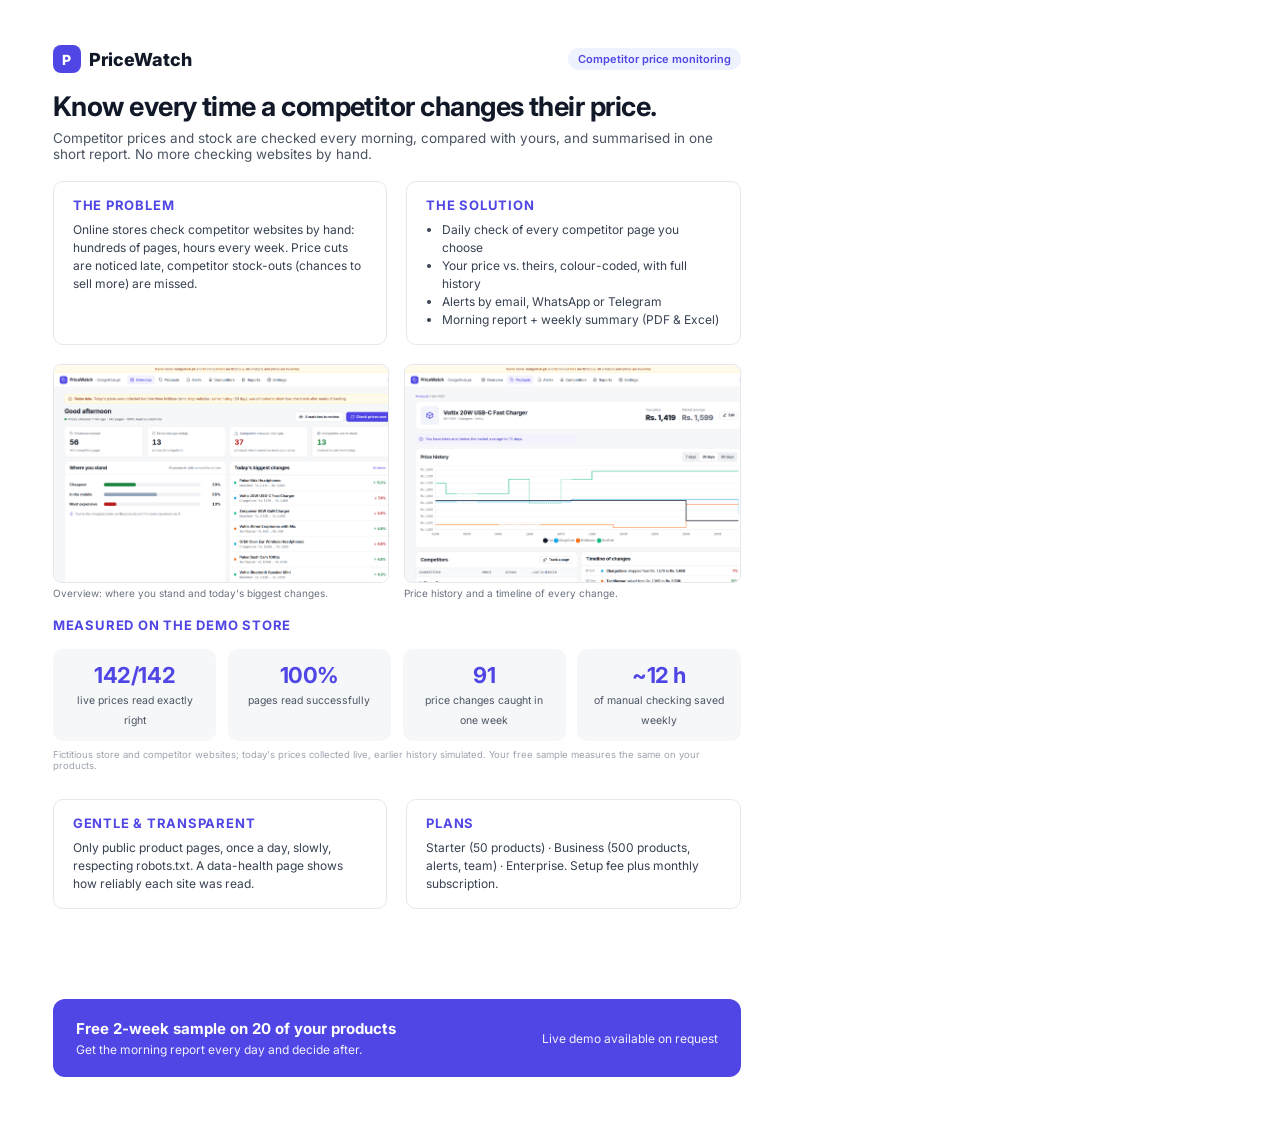
<file: docs/one-pager.html>
<!doctype html>
<html lang="en">
<head>
<meta charset="utf-8">
<title>PriceWatch: one-pager</title>
<link href="https://fonts.googleapis.com/css2?family=Inter:wght@400;500;600;700;800&display=swap" rel="stylesheet">
<style>
  @page { size: A4; margin: 0; }
  * { box-sizing: border-box; }
  body { margin: 0; font-family: Inter, Arial, sans-serif; color: #111827; -webkit-print-color-adjust: exact; print-color-adjust: exact; }
  .page { width: 210mm; height: 297mm; padding: 12mm 14mm; display: flex; flex-direction: column; gap: 5mm; overflow: hidden; }
  .top { display: flex; justify-content: space-between; align-items: center; }
  .brand { display: flex; align-items: center; gap: 8px; font-weight: 800; font-size: 18px; }
  .mark { width: 28px; height: 28px; border-radius: 8px; background: #4f46e5; color: #fff; display: grid; place-items: center; font-size: 14px; }
  .tag { font-size: 11px; color: #4f46e5; background: #eef2ff; padding: 4px 10px; border-radius: 99px; font-weight: 600; }
  h1 { font-size: 27px; line-height: 1.12; margin: 0; letter-spacing: -0.02em; }
  .lead { font-size: 13.5px; color: #4b5563; margin: 2mm 0 0; }
  .cols { display: grid; grid-template-columns: 1fr 1fr; gap: 5mm; }
  .box { border: 1px solid #e5e7eb; border-radius: 10px; padding: 4mm 5mm; }
  .box h2 { font-size: 13px; text-transform: uppercase; letter-spacing: .06em; color: #4f46e5; margin: 0 0 2mm; }
  .box p, .box li { font-size: 12px; color: #374151; line-height: 1.5; margin: 0; }
  .box ul { margin: 0; padding-left: 16px; }
  .shots { display: grid; grid-template-columns: 1fr 1fr; gap: 4mm; }
  .shots img { width: 100%; height: 58mm; object-fit: cover; object-position: top left; border: 1px solid #e5e7eb; border-radius: 8px; display: block; }
  .cap { font-size: 10px; color: #6b7280; margin-top: 1mm; }
  .nums { display: grid; grid-template-columns: repeat(4, 1fr); gap: 3mm; }
  .num { background: #f6f7f9; border-radius: 10px; padding: 3.5mm; text-align: center; }
  .num b { display: block; font-size: 22px; color: #4f46e5; letter-spacing: -0.02em; }
  .num span { font-size: 10.5px; color: #4b5563; }
  .foot { margin-top: auto; background: #4f46e5; color: #fff; border-radius: 12px; padding: 5mm 6mm; display: flex; justify-content: space-between; align-items: center; }
  .foot b { font-size: 15px; } .foot span { font-size: 12px; opacity: .92; }
  .note { font-size: 9.5px; color: #9ca3af; }
</style>
</head>
<body>
<div class="page">
  <div class="top"><div class="brand"><span class="mark">P</span>PriceWatch</div><span class="tag">Competitor price monitoring</span></div>
  <div>
    <h1>Know every time a competitor changes their price.</h1>
    <p class="lead">Competitor prices and stock are checked every morning, compared with yours, and summarised in one short report. No more checking websites by hand.</p>
  </div>
  <div class="cols">
    <div class="box"><h2>The problem</h2><p>Online stores check competitor websites by hand: hundreds of pages, hours every week. Price cuts are noticed late, competitor stock-outs (chances to sell more) are missed.</p></div>
    <div class="box"><h2>The solution</h2><ul><li>Daily check of every competitor page you choose</li><li>Your price vs. theirs, colour-coded, with full history</li><li>Alerts by email, WhatsApp or Telegram</li><li>Morning report + weekly summary (PDF &amp; Excel)</li></ul></div>
  </div>
  <div class="shots">
    <div><img src="screenshots/overview.png" alt=""><div class="cap">Overview: where you stand and today's biggest changes.</div></div>
    <div><img src="screenshots/product.png" alt=""><div class="cap">Price history and a timeline of every change.</div></div>
  </div>
  <div>
    <div class="box" style="border:0;padding:0 0 2mm"><h2>Measured on the demo store</h2></div>
    <div class="nums">
      <div class="num"><b>142/142</b><span>live prices read exactly right</span></div>
      <div class="num"><b>100%</b><span>pages read successfully</span></div>
      <div class="num"><b>91</b><span>price changes caught in one week</span></div>
      <div class="num"><b>~12 h</b><span>of manual checking saved weekly</span></div>
    </div>
    <p class="note" style="margin-top:2mm">Fictitious store and competitor websites; today's prices collected live, earlier history simulated. Your free sample measures the same on your products.</p>
  </div>
  <div class="cols">
    <div class="box"><h2>Gentle &amp; transparent</h2><p>Only public product pages, once a day, slowly, respecting robots.txt. A data-health page shows how reliably each site was read.</p></div>
    <div class="box"><h2>Plans</h2><p>Starter (50 products) · Business (500 products, alerts, team) · Enterprise. Setup fee plus monthly subscription.</p></div>
  </div>
  <div class="foot"><div><b>Free 2-week sample on 20 of your products</b><br><span>Get the morning report every day and decide after.</span></div><span id="contact">Live demo available on request</span></div>
</div>
</body>
</html>
</file>
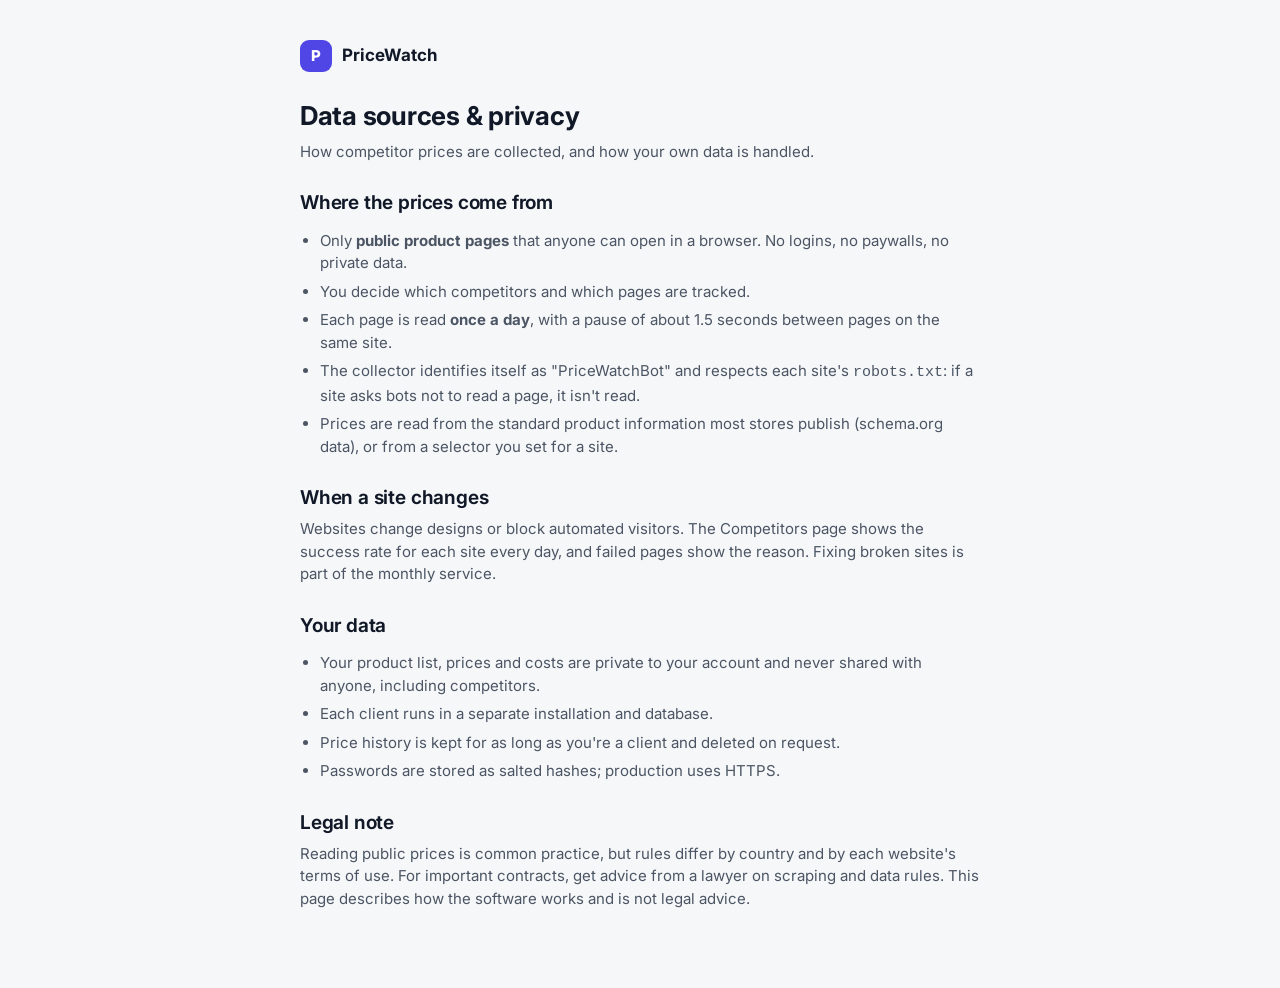
<file: static/privacy.html>
<!doctype html>
<html lang="en">
<head>
  <meta charset="utf-8"><meta name="viewport" content="width=device-width, initial-scale=1">
  <title>Data Sources &amp; Privacy · PriceWatch</title>
  <link rel="icon" href="/static/img/favicon.svg" type="image/svg+xml">
  <link href="https://fonts.googleapis.com/css2?family=Inter:wght@400;600;700&display=swap" rel="stylesheet">
  <link rel="stylesheet" href="/static/css/ui.css">
  <style>:root{--accent:#4f46e5}.doc{max-width:720px;margin:0 auto;padding:40px 20px 80px}.doc h2{margin:28px 0 8px}.doc p,.doc li{color:var(--text-2)}.doc ul{padding-left:20px;display:grid;gap:6px}</style>
</head>
<body><div class="doc">
  <a class="brand" href="/"><span class="brand-mark">P</span><span>PriceWatch</span></a>
  <h1 style="margin-top:28px">Data sources &amp; privacy</h1>
  <p style="margin-top:8px">How competitor prices are collected, and how your own data is handled.</p>
  <h2>Where the prices come from</h2>
  <ul><li>Only <b>public product pages</b> that anyone can open in a browser. No logins, no paywalls, no private data.</li>
    <li>You decide which competitors and which pages are tracked.</li>
    <li>Each page is read <b>once a day</b>, with a pause of about 1.5 seconds between pages on the same site.</li>
    <li>The collector identifies itself as "PriceWatchBot" and respects each site's <code>robots.txt</code>: if a site asks bots not to read a page, it isn't read.</li>
    <li>Prices are read from the standard product information most stores publish (schema.org data), or from a selector you set for a site.</li></ul>
  <h2>When a site changes</h2>
  <p>Websites change designs or block automated visitors. The Competitors page shows the success rate for each site every day, and failed pages show the reason. Fixing broken sites is part of the monthly service.</p>
  <h2>Your data</h2>
  <ul><li>Your product list, prices and costs are private to your account and never shared with anyone, including competitors.</li>
    <li>Each client runs in a separate installation and database.</li><li>Price history is kept for as long as you're a client and deleted on request.</li>
    <li>Passwords are stored as salted hashes; production uses HTTPS.</li></ul>
  <h2>Legal note</h2>
  <p>Reading public prices is common practice, but rules differ by country and by each website's terms of use. For important contracts, get advice from a lawyer on scraping and data rules. This page describes how the software works and is not legal advice.</p>
</div></body>
</html>
</file>
<file: static/css/ui.css>
/* Shared UI kit: clean, calm, professional. One accent colour (set --accent), status colours only for meaning. */
:root {
  --accent: #1d4ed8;
  --accent-600: color-mix(in srgb, var(--accent) 88%, black);
  --accent-50: color-mix(in srgb, var(--accent) 7%, white);
  --accent-100: color-mix(in srgb, var(--accent) 14%, white);
  --bg: #f6f7f9;
  --surface: #ffffff;
  --surface-2: #f9fafb;
  --border: #e5e7eb;
  --border-strong: #d1d5db;
  --text: #111827;
  --text-2: #4b5563;
  --text-3: #6b7280;
  --ok: #15803d;
  --ok-bg: #ecfdf3;
  --warn: #b45309;
  --warn-bg: #fff7ed;
  --err: #b91c1c;
  --err-bg: #fef2f2;
  --info-bg: #eff6ff;
  --radius: 12px;
  --radius-sm: 8px;
  --shadow-sm: 0 1px 2px rgba(16, 24, 40, .06);
  --shadow: 0 1px 3px rgba(16, 24, 40, .08), 0 4px 16px rgba(16, 24, 40, .06);
  --shadow-lg: 0 12px 40px rgba(16, 24, 40, .16);
  --font: "Inter", system-ui, -apple-system, "Segoe UI", Roboto, "Noto Sans", Arial, sans-serif;
  --font-ur: "Noto Nastaliq Urdu", "Noto Naskh Arabic", var(--font);
  --topbar-h: 60px;
}
* { box-sizing: border-box; }
html, body { margin: 0; padding: 0; }
body {
  font-family: var(--font); font-size: 15px; line-height: 1.5; color: var(--text); background: var(--bg);
  -webkit-font-smoothing: antialiased; text-rendering: optimizeLegibility;
}
body.lang-ur .i18n { font-family: var(--font-ur); }
#app { overflow-x: clip; }
a { color: var(--accent); text-decoration: none; }
a:hover { text-decoration: underline; }
h1, h2, h3, h4 { margin: 0; line-height: 1.25; letter-spacing: -0.01em; }
h1 { font-size: 26px; font-weight: 700; }
h2 { font-size: 19px; font-weight: 650; }
h3 { font-size: 16px; font-weight: 600; }
p { margin: 0; }
button, input, select, textarea { font: inherit; color: inherit; }
img { max-width: 100%; }
svg[aria-hidden] { width: 18px; height: 18px; flex: none; vertical-align: middle; }
.stat .label svg { width: 15px; height: 15px; }
.muted { color: var(--text-3); }
.small { font-size: 13px; }
.tiny { font-size: 12px; }
.num { font-variant-numeric: tabular-nums; }
.right { text-align: right; }
.nowrap { white-space: nowrap; }
.hidden { display: none !important; }
.row { display: flex; align-items: center; gap: 12px; }
.row.wrap { flex-wrap: wrap; }
.row.between { justify-content: space-between; }
.stack { display: flex; flex-direction: column; gap: 12px; }
.grow { flex: 1; min-width: 0; }
.sr-only { position: absolute; width: 1px; height: 1px; overflow: hidden; clip: rect(0 0 0 0); }

/* ---------- layout ---------- */
.topbar {
  position: sticky; top: 0; z-index: 40; height: var(--topbar-h); background: var(--surface);
  border-bottom: 1px solid var(--border); display: flex; align-items: center; gap: 28px; padding: 0 24px;
}
.brand { display: flex; align-items: center; gap: 10px; font-weight: 700; font-size: 17px; color: var(--text); white-space: nowrap; }
.brand:hover { text-decoration: none; }
.brand-mark {
  width: 32px; height: 32px; border-radius: 9px; background: var(--accent); color: #fff; display: grid; place-items: center;
  font-weight: 800; font-size: 15px; flex: none;
}
.brand img { height: 32px; width: auto; max-width: 140px; object-fit: contain; }
.nav { display: flex; gap: 4px; flex: 1; }
.nav a {
  color: var(--text-2); padding: 8px 12px; border-radius: 8px; font-weight: 500; font-size: 14.5px; display: flex; align-items: center; gap: 7px;
}
.nav a:hover { background: var(--surface-2); color: var(--text); text-decoration: none; }
.nav a.active { color: var(--accent); background: var(--accent-50); }
.nav a svg { width: 17px; height: 17px; }
.profile { position: relative; }
.avatar {
  width: 34px; height: 34px; border-radius: 50%; background: var(--accent-100); color: var(--accent-600);
  display: grid; place-items: center; font-weight: 700; font-size: 13px; border: 0; cursor: pointer;
}
.menu {
  position: absolute; right: 0; top: 44px; background: var(--surface); border: 1px solid var(--border); border-radius: 10px;
  box-shadow: var(--shadow-lg); min-width: 220px; padding: 6px; z-index: 50;
}
.menu .menu-head { padding: 8px 10px 10px; border-bottom: 1px solid var(--border); margin-bottom: 6px; }
.menu button, .menu a {
  display: flex; width: 100%; gap: 8px; align-items: center; padding: 8px 10px; border: 0; background: none; border-radius: 6px;
  cursor: pointer; color: var(--text); font-size: 14px; text-align: left;
}
.menu button:hover, .menu a:hover { background: var(--surface-2); text-decoration: none; }
.page { max-width: 1180px; margin: 0 auto; padding: 28px 24px 64px; }
.page.wide { max-width: 1440px; }
.page-head { display: flex; align-items: flex-end; justify-content: space-between; gap: 16px; margin-bottom: 20px; flex-wrap: wrap; }
.page-head p { color: var(--text-2); margin-top: 6px; }
.demo-banner {
  height: 32px; line-height: 20px; overflow: hidden; white-space: nowrap; text-overflow: ellipsis;
  background: #fffbeb; border-bottom: 1px solid #fde68a; color: #92400e; font-size: 13px; text-align: center; padding: 6px 12px;
}

/* ---------- cards ---------- */
.card { background: var(--surface); border: 1px solid var(--border); border-radius: var(--radius); box-shadow: var(--shadow-sm); }
.card-pad { padding: 20px; }
.card-head { padding: 16px 20px; border-bottom: 1px solid var(--border); display: flex; align-items: center; justify-content: space-between; gap: 12px; }
.card-body { padding: 20px; }
.grid { display: grid; gap: 16px; }
.grid-2 { grid-template-columns: repeat(2, minmax(0, 1fr)); }
.grid-3 { grid-template-columns: repeat(3, minmax(0, 1fr)); }
.grid-4 { grid-template-columns: repeat(4, minmax(0, 1fr)); }
.stat { padding: 18px 20px; }
.stat .label { color: var(--text-3); font-size: 13px; font-weight: 500; display: flex; align-items: center; gap: 6px; }
.stat .value { font-size: 30px; font-weight: 700; letter-spacing: -0.02em; margin-top: 4px; font-variant-numeric: tabular-nums; }
.stat .sub { color: var(--text-3); font-size: 12.5px; margin-top: 2px; }
.stat.attention .value { color: var(--warn); }
.stat.good .value { color: var(--ok); }

/* ---------- buttons ---------- */
.btn {
  display: inline-flex; align-items: center; justify-content: center; gap: 8px; height: 40px; padding: 0 16px; border-radius: 9px;
  border: 1px solid var(--border-strong); background: var(--surface); color: var(--text); font-weight: 600; font-size: 14.5px;
  cursor: pointer; white-space: nowrap; transition: background .12s, border-color .12s, box-shadow .12s; text-decoration: none !important;
}
.btn:hover { background: var(--surface-2); }
.btn:focus-visible, .chip:focus-visible, input:focus-visible, select:focus-visible, textarea:focus-visible {
  outline: 3px solid var(--accent-100); outline-offset: 1px;
}
.btn svg { width: 17px; height: 17px; flex: none; }
.btn-primary { background: var(--accent); border-color: var(--accent); color: #fff; box-shadow: 0 1px 2px rgba(0,0,0,.08); }
.btn-primary:hover { background: var(--accent-600); border-color: var(--accent-600); }
.btn-ghost { border-color: transparent; background: transparent; color: var(--text-2); }
.btn-ghost:hover { background: var(--surface-2); color: var(--text); }
.btn-danger { color: var(--err); }
.btn-danger:hover { background: var(--err-bg); border-color: #fecaca; }
.btn-sm { height: 32px; padding: 0 11px; font-size: 13.5px; border-radius: 7px; }
.btn-lg { height: 48px; padding: 0 22px; font-size: 15.5px; border-radius: 11px; }
.btn-block { width: 100%; }
.btn[disabled] { opacity: .55; cursor: not-allowed; }
.icon-btn { width: 36px; padding: 0; }
.icon-btn.btn-sm { width: 32px; }
kbd {
  font-family: ui-monospace, monospace; font-size: 11px; border: 1px solid var(--border-strong); border-bottom-width: 2px;
  border-radius: 4px; padding: 0 5px; background: var(--surface); color: var(--text-2);
}
.btn-primary kbd { background: rgba(255,255,255,.15); border-color: rgba(255,255,255,.35); color: #fff; }

/* ---------- forms ---------- */
label.field { display: flex; flex-direction: column; gap: 6px; font-size: 13.5px; font-weight: 550; color: var(--text-2); }
.input, select.input, textarea.input {
  height: 40px; padding: 0 12px; border: 1px solid var(--border-strong); border-radius: 9px; background: var(--surface);
  font-size: 14.5px; color: var(--text); width: 100%; transition: border-color .12s, box-shadow .12s;
}
textarea.input { height: auto; padding: 10px 12px; min-height: 90px; resize: vertical; }
.input:focus { border-color: var(--accent); box-shadow: 0 0 0 3px var(--accent-100); outline: none; }
.input::placeholder { color: #9ca3af; }
.input-icon { position: relative; }
.input-icon svg { position: absolute; left: 11px; top: 50%; transform: translateY(-50%); width: 17px; height: 17px; color: var(--text-3); }
.input-icon .input { padding-left: 36px; }
.chips { display: flex; flex-wrap: wrap; gap: 8px; }
.chip {
  border: 1px solid var(--border-strong); background: var(--surface); padding: 7px 14px; border-radius: 999px; cursor: pointer;
  font-size: 14px; font-weight: 500; color: var(--text-2); display: inline-flex; align-items: center; gap: 6px;
}
.chip:hover { border-color: var(--accent); color: var(--text); }
.chip.active { background: var(--accent-50); border-color: var(--accent); color: var(--accent-600); font-weight: 600; }
.switch { position: relative; width: 40px; height: 23px; flex: none; }
.switch input { opacity: 0; width: 0; height: 0; }
.switch span { position: absolute; inset: 0; background: #d1d5db; border-radius: 999px; transition: .15s; cursor: pointer; }
.switch span::before { content: ""; position: absolute; width: 17px; height: 17px; left: 3px; top: 3px; background: #fff; border-radius: 50%; transition: .15s; box-shadow: 0 1px 2px rgba(0,0,0,.2); }
.switch input:checked + span { background: var(--accent); }
.switch input:checked + span::before { transform: translateX(17px); }
.radio-card {
  display: flex; gap: 12px; padding: 14px 16px; border: 1px solid var(--border-strong); border-radius: 10px; cursor: pointer; align-items: flex-start;
}
.radio-card:has(input:checked) { border-color: var(--accent); background: var(--accent-50); }
.radio-card input { margin-top: 3px; accent-color: var(--accent); }

/* ---------- badges ---------- */
.badge {
  display: inline-flex; align-items: center; gap: 5px; padding: 2px 9px; border-radius: 999px; font-size: 12.5px; font-weight: 600;
  background: #f3f4f6; color: var(--text-2); white-space: nowrap;
}
.badge::before { content: ""; width: 6px; height: 6px; border-radius: 50%; background: currentColor; opacity: .85; }
.badge.plain::before { display: none; }
.badge.ok { background: var(--ok-bg); color: var(--ok); }
.badge.warn { background: var(--warn-bg); color: var(--warn); }
.badge.err { background: var(--err-bg); color: var(--err); }
.badge.info { background: var(--accent-50); color: var(--accent-600); }
.badge.neutral { background: #f3f4f6; color: var(--text-3); }
.badge.pulse::before { animation: pulse 1.1s infinite; }
@keyframes pulse { 50% { opacity: .25; } }

/* ---------- tables ---------- */
.table-wrap { overflow-x: auto; }
table.table { width: 100%; border-collapse: collapse; font-size: 14px; }
.table th {
  text-align: left; font-weight: 600; color: var(--text-3); font-size: 12.5px; text-transform: uppercase; letter-spacing: .04em;
  padding: 10px 14px; border-bottom: 1px solid var(--border); background: var(--surface-2); position: sticky; top: 0; white-space: nowrap;
}
.table td { padding: 12px 14px; border-bottom: 1px solid var(--border); vertical-align: middle; }
.table tbody tr:last-child td { border-bottom: 0; }
.table tr.clickable { cursor: pointer; }
.table tr.clickable:hover td { background: var(--surface-2); }
.table.zebra tbody tr:nth-child(even) td { background: #fbfbfc; }

/* ---------- alerts / tips ---------- */
.alert { display: flex; gap: 10px; align-items: flex-start; padding: 11px 14px; border-radius: 10px; font-size: 14px; border: 1px solid; }
.alert svg { width: 18px; height: 18px; flex: none; margin-top: 1px; }
.alert.warn { background: var(--warn-bg); border-color: #fed7aa; color: #9a3412; }
.alert.err { background: var(--err-bg); border-color: #fecaca; color: #991b1b; }
.alert.ok { background: var(--ok-bg); border-color: #bbf7d0; color: #166534; }
.alert.info { background: var(--accent-50); border-color: var(--accent-100); color: var(--accent-600); }
.tip { display: flex; gap: 8px; align-items: center; color: var(--text-3); font-size: 13px; }
.tip svg { width: 15px; height: 15px; color: var(--accent); flex: none; }

/* ---------- progress / skeleton ---------- */
.progress { height: 10px; background: #eef0f3; border-radius: 999px; overflow: hidden; }
.progress > div { height: 100%; background: var(--accent); border-radius: 999px; transition: width .4s ease; }
.progress.ok > div { background: var(--ok); }
.skeleton { background: linear-gradient(90deg, #eef0f3 25%, #f6f7f9 37%, #eef0f3 63%); background-size: 400% 100%; animation: shimmer 1.3s infinite; border-radius: 8px; }
@keyframes shimmer { 0% { background-position: 100% 50%; } 100% { background-position: 0 50%; } }
.spinner { width: 18px; height: 18px; border: 2.5px solid var(--accent-100); border-top-color: var(--accent); border-radius: 50%; animation: spin .8s linear infinite; flex: none; }
@keyframes spin { to { transform: rotate(360deg); } }

/* ---------- empty state ---------- */
.empty { text-align: center; padding: 48px 20px; color: var(--text-2); }
.empty .empty-icon { width: 52px; height: 52px; border-radius: 14px; background: var(--accent-50); color: var(--accent); display: grid; place-items: center; margin: 0 auto 14px; }
.empty .empty-icon svg { width: 26px; height: 26px; }
.empty h3 { color: var(--text); margin-bottom: 6px; }
.empty p { max-width: 420px; margin: 0 auto 16px; }

/* ---------- toast / modal ---------- */
.toasts { position: fixed; bottom: 20px; right: 20px; z-index: 100; display: flex; flex-direction: column; gap: 10px; }
.toast {
  background: #111827; color: #fff; padding: 12px 16px; border-radius: 10px; box-shadow: var(--shadow-lg); font-size: 14px;
  display: flex; gap: 10px; align-items: center; max-width: 380px; animation: toastIn .2s ease;
}
.toast svg { width: 18px; height: 18px; flex: none; }
.toast.ok svg { color: #4ade80; } .toast.err svg { color: #f87171; } .toast.warn svg { color: #fbbf24; }
@keyframes toastIn { from { transform: translateY(10px); opacity: 0; } }
.modal-bg { position: fixed; inset: 0; background: rgba(17, 24, 39, .45); z-index: 90; display: grid; place-items: center; padding: 16px; animation: fade .15s; }
.modal { background: var(--surface); border-radius: 14px; box-shadow: var(--shadow-lg); width: 100%; max-width: 460px; max-height: 90vh; overflow: auto; }
.modal-head { padding: 18px 20px 0; }
.modal-body { padding: 14px 20px; }
.modal-foot { padding: 12px 20px 18px; display: flex; justify-content: flex-end; gap: 10px; }
@keyframes fade { from { opacity: 0; } }

/* ---------- tabs ---------- */
.tabs { display: flex; gap: 4px; border-bottom: 1px solid var(--border); margin-bottom: 20px; overflow-x: auto; }
.tabs button {
  border: 0; background: none; padding: 10px 14px; font-weight: 550; color: var(--text-3); cursor: pointer; border-bottom: 2px solid transparent;
  margin-bottom: -1px; white-space: nowrap; font-size: 14.5px;
}
.tabs button.active { color: var(--accent); border-bottom-color: var(--accent); }
.seg { display: inline-flex; background: #eef0f3; border-radius: 9px; padding: 3px; gap: 2px; }
.seg button { border: 0; background: none; padding: 6px 12px; border-radius: 7px; font-size: 13.5px; font-weight: 550; color: var(--text-2); cursor: pointer; }
.seg button.active { background: var(--surface); color: var(--text); box-shadow: var(--shadow-sm); }

/* ---------- auth ---------- */
.auth-wrap { min-height: 100vh; display: grid; place-items: center; padding: 24px 16px; background: var(--bg); }
.auth-card { width: 100%; max-width: 410px; padding: 32px 28px; }
.auth-card .brand { justify-content: center; font-size: 20px; margin-bottom: 22px; }
.auth-card h1 { font-size: 22px; text-align: center; }
.auth-card .lead { text-align: center; color: var(--text-2); margin: 6px 0 22px; }
.divider { display: flex; align-items: center; gap: 12px; color: var(--text-3); font-size: 13px; margin: 18px 0; }
.divider::before, .divider::after { content: ""; flex: 1; height: 1px; background: var(--border); }
.privacy-line { display: flex; gap: 7px; align-items: center; justify-content: center; color: var(--text-3); font-size: 13px; margin-top: 18px; text-align: center; }
.privacy-line svg { width: 15px; height: 15px; color: var(--ok); flex: none; }

/* ---------- mobile ---------- */
.bottom-nav { display: none; }
@media (max-width: 900px) {
  .grid-4 { grid-template-columns: repeat(2, minmax(0, 1fr)); }
  .grid-3 { grid-template-columns: 1fr; }
}
@media (max-width: 760px) {
  body { font-size: 15px; }
  .topbar { padding: 0 16px; gap: 12px; }
  .topbar .nav { display: none; }
  .topbar .spacer { flex: 1; }
  .page { padding: 18px 16px 96px; }
  h1 { font-size: 22px; }
  .grid-2 { grid-template-columns: 1fr; }
  .stat .value { font-size: 24px; }
  .bottom-nav {
    display: flex; position: fixed; bottom: 0; left: 0; right: 0; z-index: 40; background: var(--surface);
    border-top: 1px solid var(--border); padding: 6px 4px calc(6px + env(safe-area-inset-bottom));
  }
  .bottom-nav a { flex: 1; display: flex; flex-direction: column; align-items: center; gap: 2px; font-size: 11px; color: var(--text-3); padding: 4px 0; }
  .bottom-nav a svg { width: 21px; height: 21px; }
  .bottom-nav a.active { color: var(--accent); }
  .bottom-nav a:hover { text-decoration: none; }
  .toasts { left: 16px; right: 16px; bottom: 80px; }
  .hide-sm { display: none !important; }
  .table td, .table th { padding: 10px; }
}
</file>
